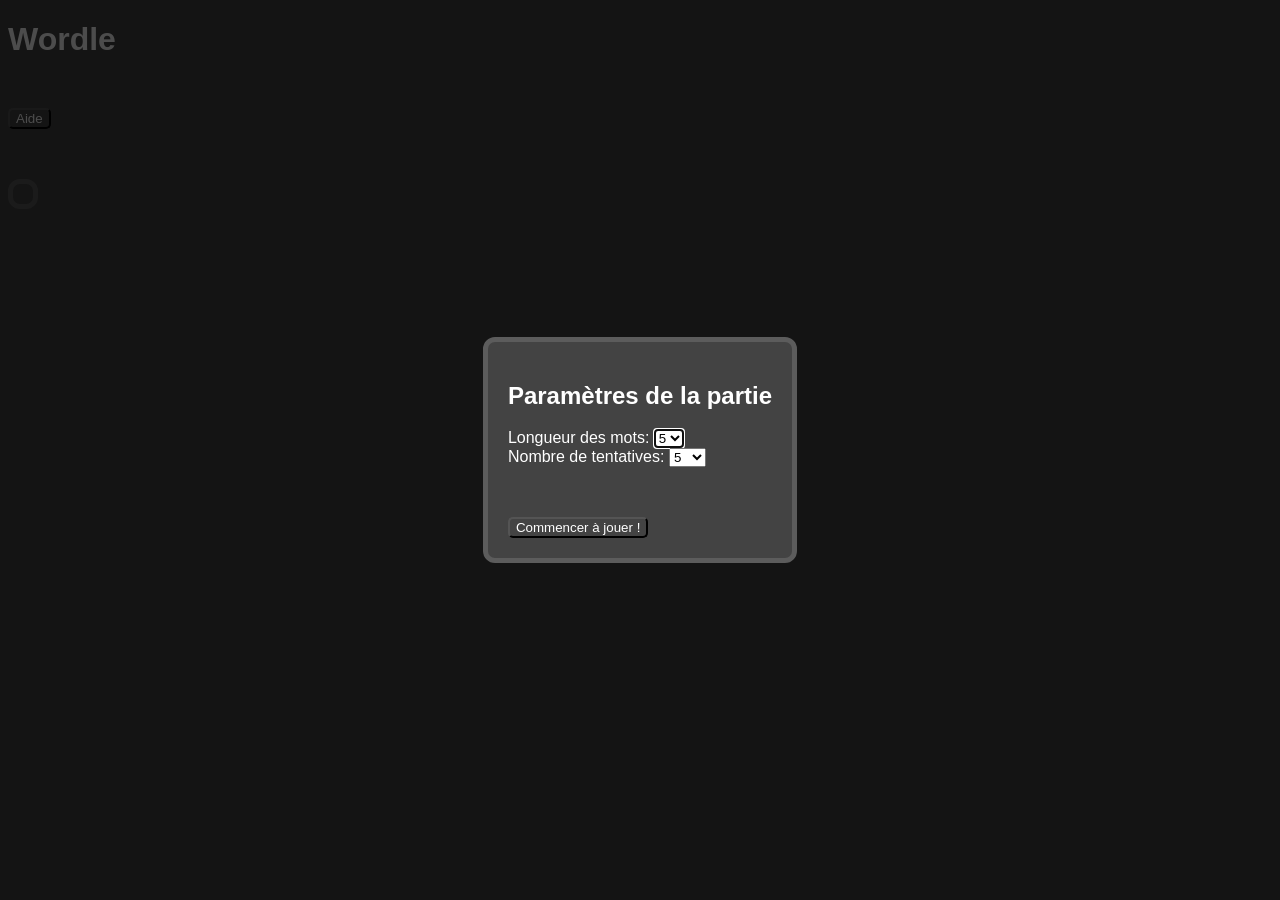
<file: index.html>
<!DOCTYPE html>
<html lang="en">

<head>
    <meta charset="UTF-8">
    <meta name="viewport" content="width=device-width, initial-scale=1.0">
    <title>Wordle</title>
    <script src="js/wordle.js" defer></script>
    <script src="js/lexicon.js"></script>
    <link rel="stylesheet" href="style/wordle.css">
</head>

<body>
    <header>
        <h1>Wordle</h1>
        
        <div id="explication" class="hidden">
            <h2>But du jeu</h2>
            Déterminer un mot de cinq lettres.
            Le joueur donne une mot et confirme avec ENTER. Si le mot se trouve dans le dictionnaire, le mot est accepté
            et indique quelles lettres sont corrects:
            <ul>
                <li>celles correctement placées sont en vert;</li>
                <li>celles présentes mais mal placées sont en orange;</li>
                <li>les autres ne sont pas modifiées.</li>
            </ul>
        </div>
        <button id="show">Aide</button>

    </header>
    <main>

        <dialog id="setup-popup">
            <form id="setup-form">
                <h2>Paramètres de la partie</h2>

                <div>
                    Longueur des mots:
                    <select name="lignes" id="selector_length">
                        <option value="5" selected>5</option>
                        <option value="6">6</option>
                        <option value="7">7</option>
                        <option value="8">8</option>
                    </select>
                </div>

                <div>
                    Nombre de tentatives:
                    <select name="lignes" id="selector_tries">
                        <option value="3">3</option>
                        <option value="4">4</option>
                        <option value="5" selected>5</option>
                        <option value="6">6</option>
                        <option value="7">7</option>
                        <option value="8">8</option>
                        <option value="9">9</option>
                        <option value="10">10</option>
                    </select>
                </div>

                <button type="submit" id="GO">Commencer à jouer !</button>
            </form>
        </dialog>
        <div>




            <!-- <button id="GO">GO</button> -->
        </div>

        <section id="game">

        </section>
        <section id="clavier">
            
        </section>
        <p id="message"></p>
        <button id="restart" class="hidden">Relancer</button>
    </main>
</body>

</html>
</file>
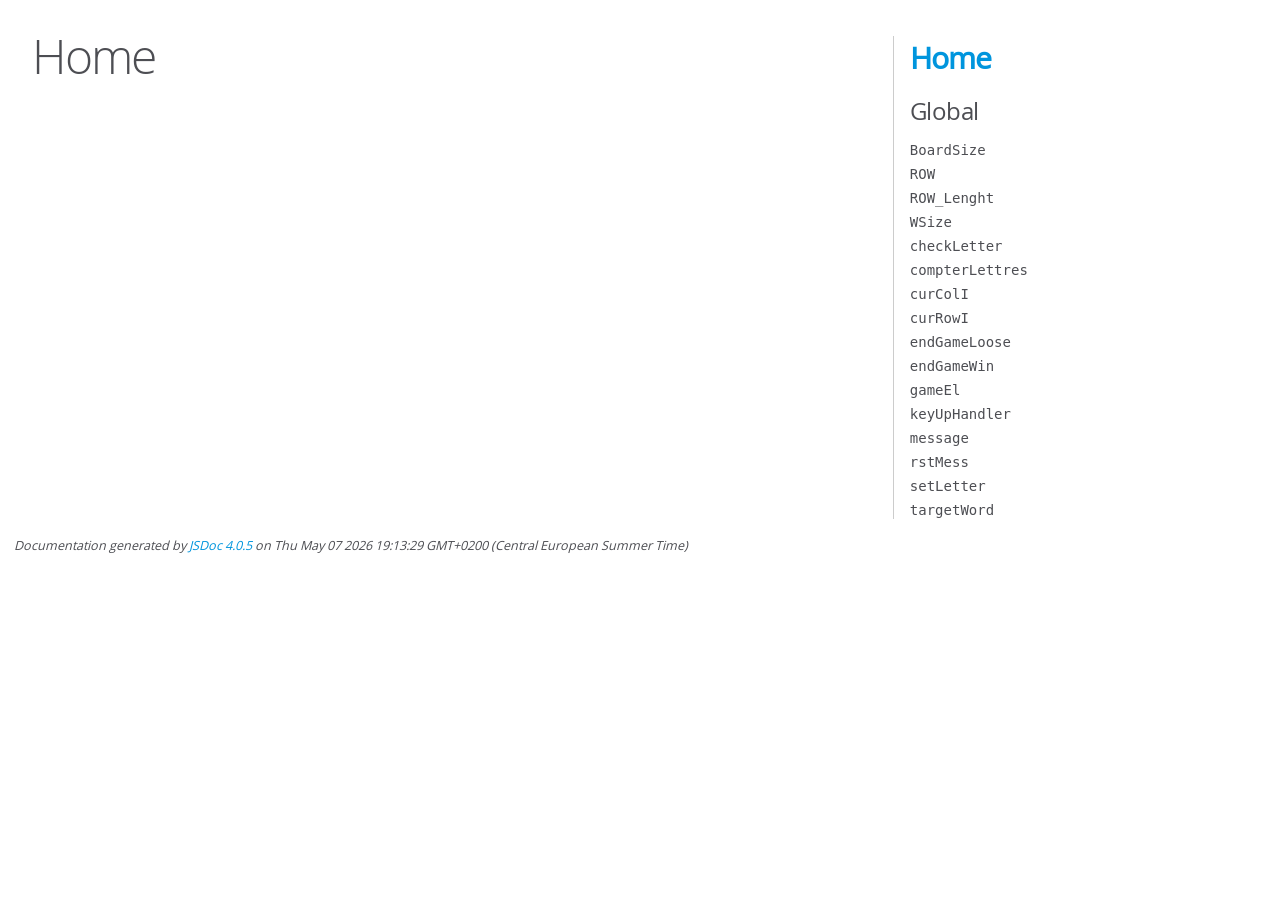
<file: js/out/index.html>
<!DOCTYPE html>
<html lang="en">
<head>
    <meta charset="utf-8">
    <title>JSDoc: Home</title>

    <script src="scripts/prettify/prettify.js"> </script>
    <script src="scripts/prettify/lang-css.js"> </script>
    <!--[if lt IE 9]>
      <script src="//html5shiv.googlecode.com/svn/trunk/html5.js"></script>
    <![endif]-->
    <link type="text/css" rel="stylesheet" href="styles/prettify-tomorrow.css">
    <link type="text/css" rel="stylesheet" href="styles/jsdoc-default.css">
</head>

<body>

<div id="main">

    <h1 class="page-title">Home</h1>

    



    


    <h3> </h3>










    









</div>

<nav>
    <h2><a href="index.html">Home</a></h2><h3>Global</h3><ul><li><a href="global.html#BoardSize">BoardSize</a></li><li><a href="global.html#ROW">ROW</a></li><li><a href="global.html#ROW_Lenght">ROW_Lenght</a></li><li><a href="global.html#WSize">WSize</a></li><li><a href="global.html#checkLetter">checkLetter</a></li><li><a href="global.html#compterLettres">compterLettres</a></li><li><a href="global.html#curColI">curColI</a></li><li><a href="global.html#curRowI">curRowI</a></li><li><a href="global.html#endGameLoose">endGameLoose</a></li><li><a href="global.html#endGameWin">endGameWin</a></li><li><a href="global.html#gameEl">gameEl</a></li><li><a href="global.html#keyUpHandler">keyUpHandler</a></li><li><a href="global.html#message">message</a></li><li><a href="global.html#rstMess">rstMess</a></li><li><a href="global.html#setLetter">setLetter</a></li><li><a href="global.html#targetWord">targetWord</a></li></ul>
</nav>

<br class="clear">

<footer>
    Documentation generated by <a href="https://github.com/jsdoc/jsdoc">JSDoc 4.0.5</a> on Thu May 07 2026 19:13:29 GMT+0200 (Central European Summer Time)
</footer>

<script> prettyPrint(); </script>
<script src="scripts/linenumber.js"> </script>
</body>
</html>
</file>
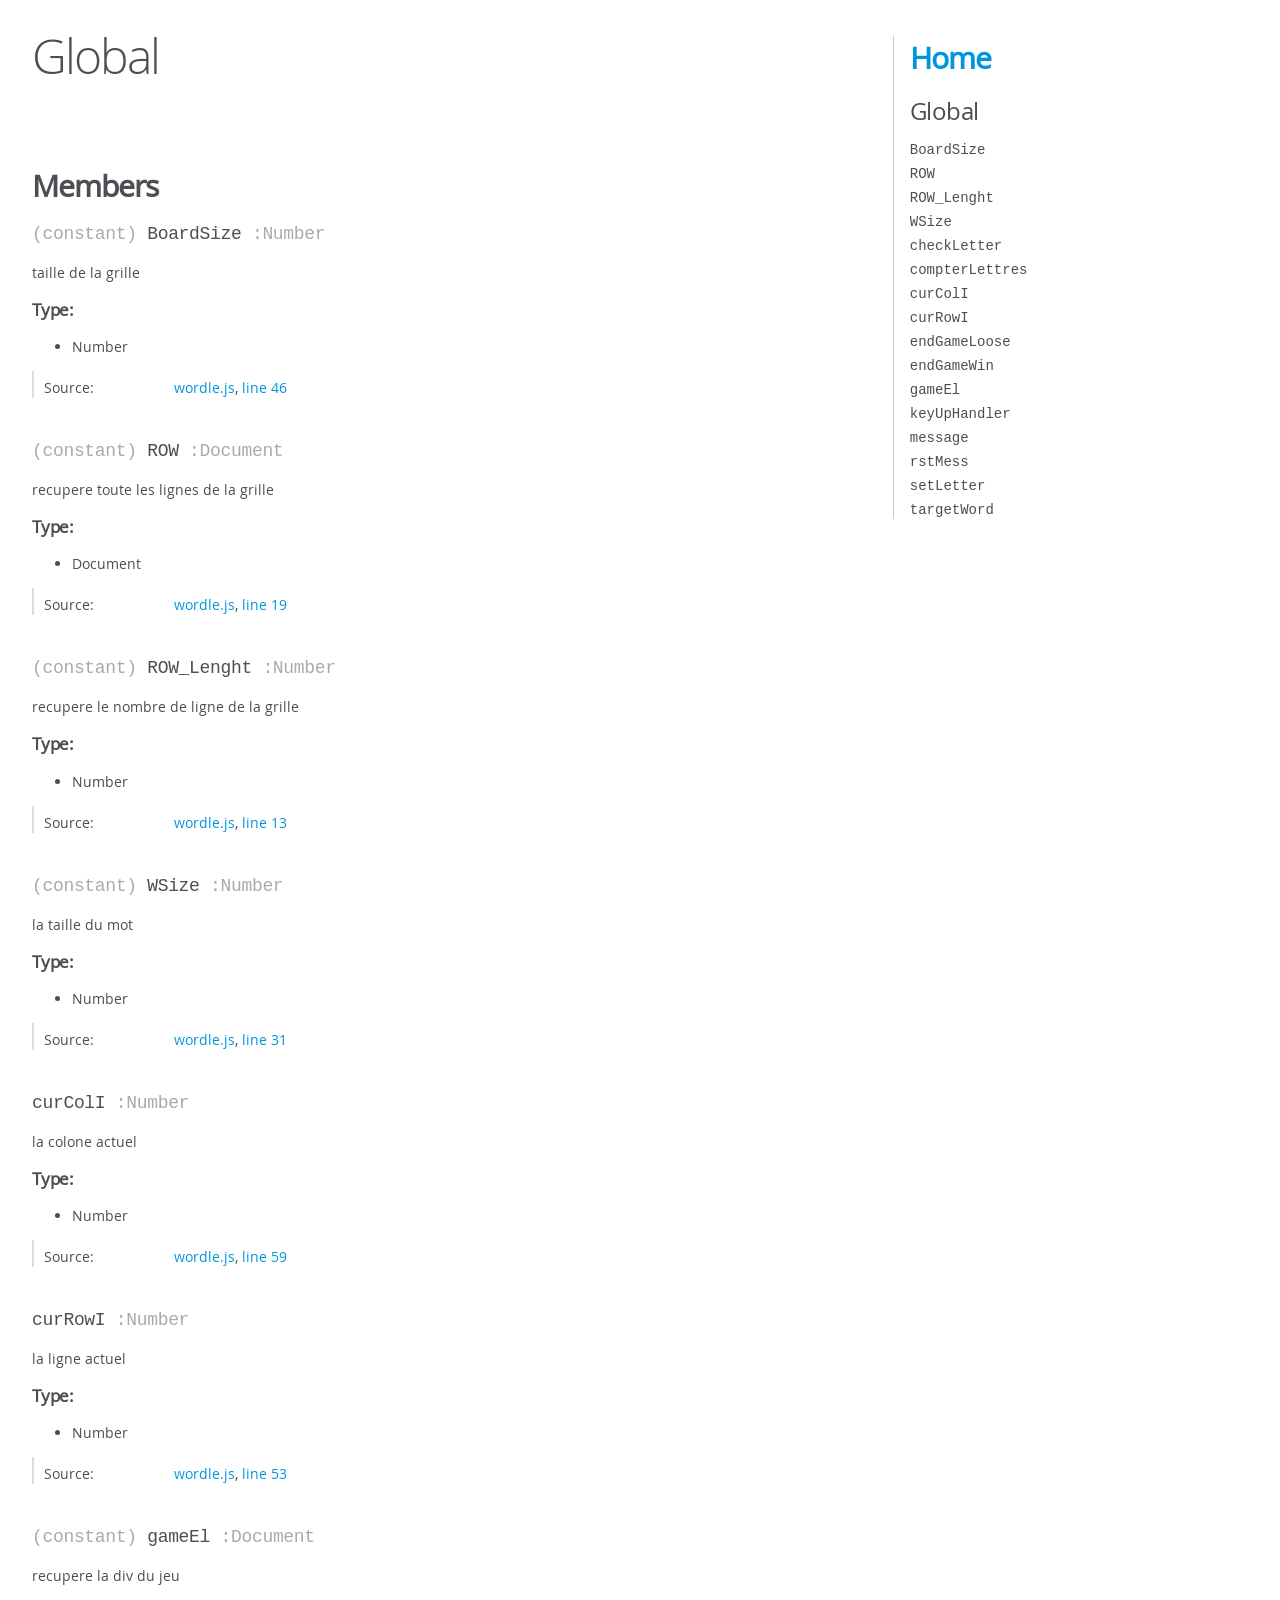
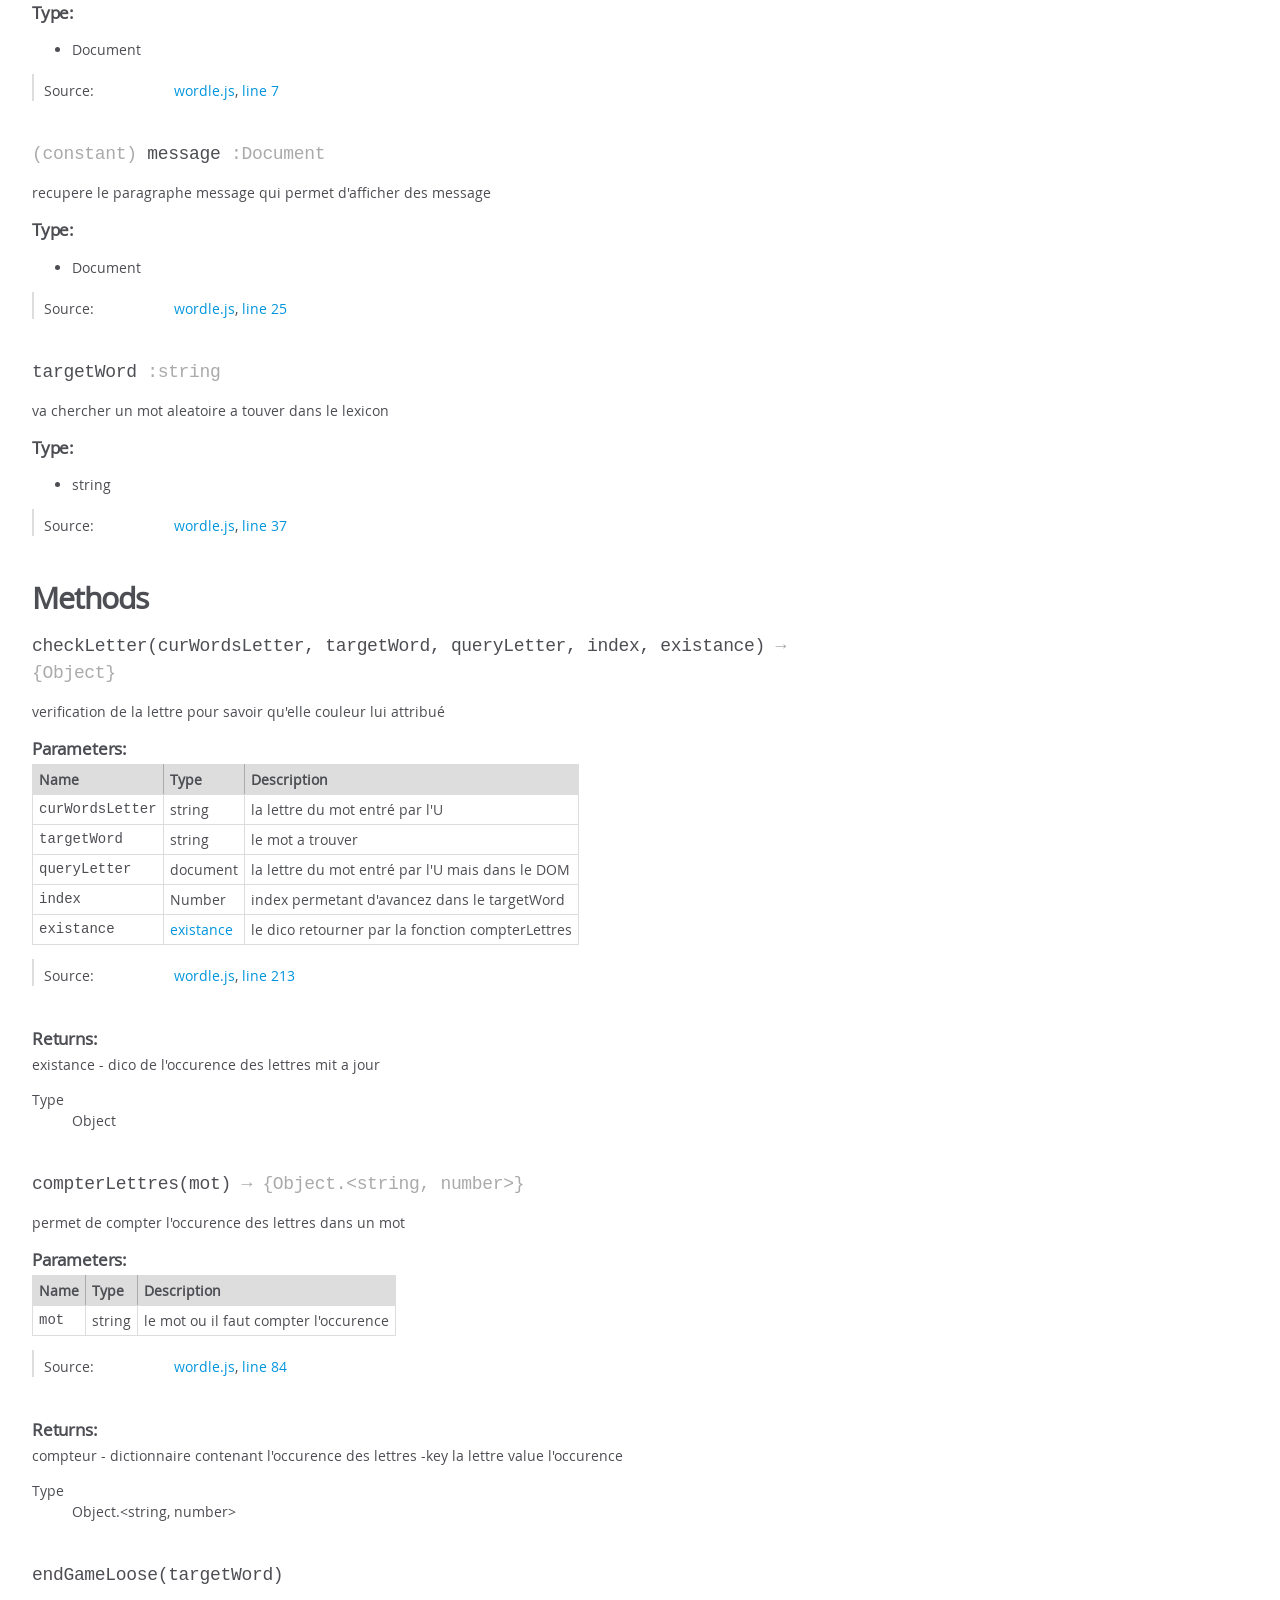
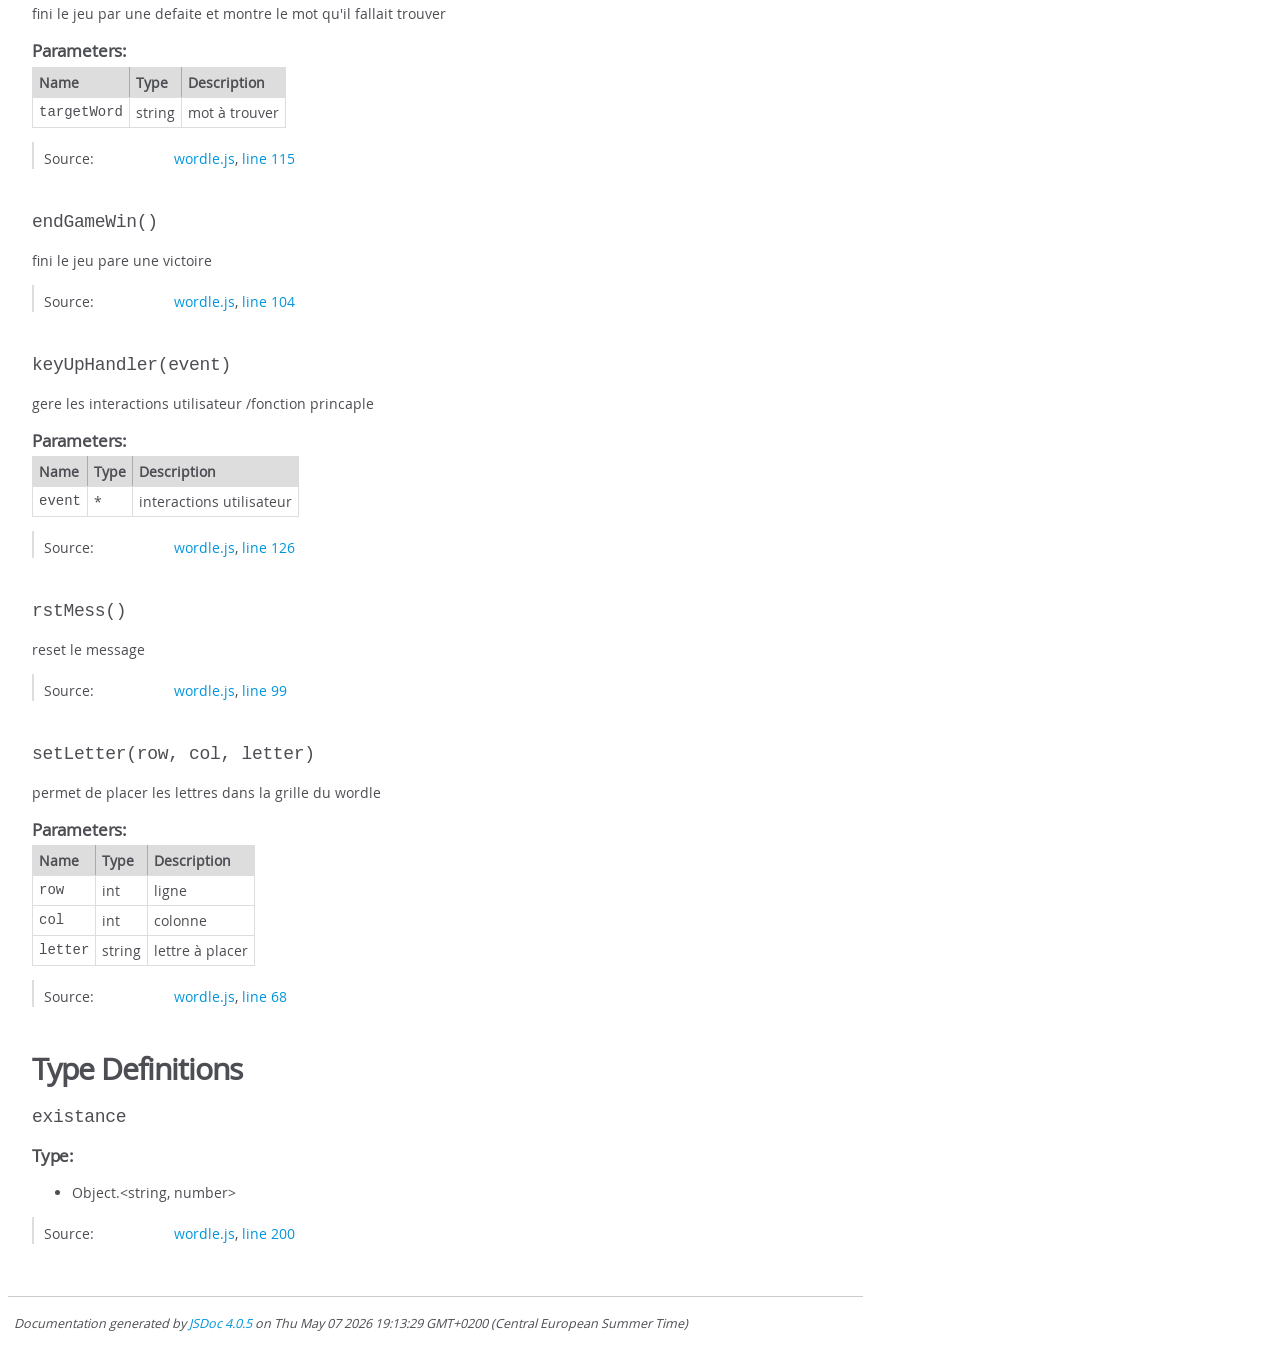
<file: js/out/global.html>
<!DOCTYPE html>
<html lang="en">
<head>
    <meta charset="utf-8">
    <title>JSDoc: Global</title>

    <script src="scripts/prettify/prettify.js"> </script>
    <script src="scripts/prettify/lang-css.js"> </script>
    <!--[if lt IE 9]>
      <script src="//html5shiv.googlecode.com/svn/trunk/html5.js"></script>
    <![endif]-->
    <link type="text/css" rel="stylesheet" href="styles/prettify-tomorrow.css">
    <link type="text/css" rel="stylesheet" href="styles/jsdoc-default.css">
</head>

<body>

<div id="main">

    <h1 class="page-title">Global</h1>

    




<section>

<header>
    
        <h2></h2>
        
    
</header>

<article>
    <div class="container-overview">
    
        

        


<dl class="details">

    

    

    

    

    

    

    

    

    

    

    

    

    

    

    

    
</dl>


        
    
    </div>

    

    

    

    

    

    

    
        <h3 class="subsection-title">Members</h3>

        
            
<h4 class="name" id="BoardSize"><span class="type-signature">(constant) </span>BoardSize<span class="type-signature"> :Number</span></h4>




<div class="description">
    taille de la grille
</div>



    <h5>Type:</h5>
    <ul>
        <li>
            
<span class="param-type">Number</span>


        </li>
    </ul>





<dl class="details">

    

    

    

    

    

    

    

    

    

    

    

    

    
    <dt class="tag-source">Source:</dt>
    <dd class="tag-source"><ul class="dummy"><li>
        <a href="wordle.js.html">wordle.js</a>, <a href="wordle.js.html#line46">line 46</a>
    </li></ul></dd>
    

    

    

    
</dl>






        
            
<h4 class="name" id="ROW"><span class="type-signature">(constant) </span>ROW<span class="type-signature"> :Document</span></h4>




<div class="description">
    recupere toute les lignes de la grille
</div>



    <h5>Type:</h5>
    <ul>
        <li>
            
<span class="param-type">Document</span>


        </li>
    </ul>





<dl class="details">

    

    

    

    

    

    

    

    

    

    

    

    

    
    <dt class="tag-source">Source:</dt>
    <dd class="tag-source"><ul class="dummy"><li>
        <a href="wordle.js.html">wordle.js</a>, <a href="wordle.js.html#line19">line 19</a>
    </li></ul></dd>
    

    

    

    
</dl>






        
            
<h4 class="name" id="ROW_Lenght"><span class="type-signature">(constant) </span>ROW_Lenght<span class="type-signature"> :Number</span></h4>




<div class="description">
    recupere le nombre de ligne de la grille
</div>



    <h5>Type:</h5>
    <ul>
        <li>
            
<span class="param-type">Number</span>


        </li>
    </ul>





<dl class="details">

    

    

    

    

    

    

    

    

    

    

    

    

    
    <dt class="tag-source">Source:</dt>
    <dd class="tag-source"><ul class="dummy"><li>
        <a href="wordle.js.html">wordle.js</a>, <a href="wordle.js.html#line13">line 13</a>
    </li></ul></dd>
    

    

    

    
</dl>






        
            
<h4 class="name" id="WSize"><span class="type-signature">(constant) </span>WSize<span class="type-signature"> :Number</span></h4>




<div class="description">
    la taille du mot
</div>



    <h5>Type:</h5>
    <ul>
        <li>
            
<span class="param-type">Number</span>


        </li>
    </ul>





<dl class="details">

    

    

    

    

    

    

    

    

    

    

    

    

    
    <dt class="tag-source">Source:</dt>
    <dd class="tag-source"><ul class="dummy"><li>
        <a href="wordle.js.html">wordle.js</a>, <a href="wordle.js.html#line31">line 31</a>
    </li></ul></dd>
    

    

    

    
</dl>






        
            
<h4 class="name" id="curColI"><span class="type-signature"></span>curColI<span class="type-signature"> :Number</span></h4>




<div class="description">
    la colone actuel
</div>



    <h5>Type:</h5>
    <ul>
        <li>
            
<span class="param-type">Number</span>


        </li>
    </ul>





<dl class="details">

    

    

    

    

    

    

    

    

    

    

    

    

    
    <dt class="tag-source">Source:</dt>
    <dd class="tag-source"><ul class="dummy"><li>
        <a href="wordle.js.html">wordle.js</a>, <a href="wordle.js.html#line59">line 59</a>
    </li></ul></dd>
    

    

    

    
</dl>






        
            
<h4 class="name" id="curRowI"><span class="type-signature"></span>curRowI<span class="type-signature"> :Number</span></h4>




<div class="description">
    la ligne actuel
</div>



    <h5>Type:</h5>
    <ul>
        <li>
            
<span class="param-type">Number</span>


        </li>
    </ul>





<dl class="details">

    

    

    

    

    

    

    

    

    

    

    

    

    
    <dt class="tag-source">Source:</dt>
    <dd class="tag-source"><ul class="dummy"><li>
        <a href="wordle.js.html">wordle.js</a>, <a href="wordle.js.html#line53">line 53</a>
    </li></ul></dd>
    

    

    

    
</dl>






        
            
<h4 class="name" id="gameEl"><span class="type-signature">(constant) </span>gameEl<span class="type-signature"> :Document</span></h4>




<div class="description">
    recupere la div du jeu
</div>



    <h5>Type:</h5>
    <ul>
        <li>
            
<span class="param-type">Document</span>


        </li>
    </ul>





<dl class="details">

    

    

    

    

    

    

    

    

    

    

    

    

    
    <dt class="tag-source">Source:</dt>
    <dd class="tag-source"><ul class="dummy"><li>
        <a href="wordle.js.html">wordle.js</a>, <a href="wordle.js.html#line7">line 7</a>
    </li></ul></dd>
    

    

    

    
</dl>






        
            
<h4 class="name" id="message"><span class="type-signature">(constant) </span>message<span class="type-signature"> :Document</span></h4>




<div class="description">
    recupere le paragraphe message qui permet d'afficher des message
</div>



    <h5>Type:</h5>
    <ul>
        <li>
            
<span class="param-type">Document</span>


        </li>
    </ul>





<dl class="details">

    

    

    

    

    

    

    

    

    

    

    

    

    
    <dt class="tag-source">Source:</dt>
    <dd class="tag-source"><ul class="dummy"><li>
        <a href="wordle.js.html">wordle.js</a>, <a href="wordle.js.html#line25">line 25</a>
    </li></ul></dd>
    

    

    

    
</dl>






        
            
<h4 class="name" id="targetWord"><span class="type-signature"></span>targetWord<span class="type-signature"> :string</span></h4>




<div class="description">
    va chercher un mot aleatoire a touver dans le lexicon
</div>



    <h5>Type:</h5>
    <ul>
        <li>
            
<span class="param-type">string</span>


        </li>
    </ul>





<dl class="details">

    

    

    

    

    

    

    

    

    

    

    

    

    
    <dt class="tag-source">Source:</dt>
    <dd class="tag-source"><ul class="dummy"><li>
        <a href="wordle.js.html">wordle.js</a>, <a href="wordle.js.html#line37">line 37</a>
    </li></ul></dd>
    

    

    

    
</dl>






        
    

    
        <h3 class="subsection-title">Methods</h3>

        
            

    

    
    <h4 class="name" id="checkLetter"><span class="type-signature"></span>checkLetter<span class="signature">(curWordsLetter, targetWord, queryLetter, index, existance)</span><span class="type-signature"> &rarr; {Object}</span></h4>
    

    



<div class="description">
    verification de la lettre pour savoir qu'elle couleur lui attribué
</div>









    <h5>Parameters:</h5>
    

<table class="params">
    <thead>
    <tr>
        
        <th>Name</th>
        

        <th>Type</th>

        

        

        <th class="last">Description</th>
    </tr>
    </thead>

    <tbody>
    

        <tr>
            
                <td class="name"><code>curWordsLetter</code></td>
            

            <td class="type">
            
                
<span class="param-type">string</span>


            
            </td>

            

            

            <td class="description last">la lettre du mot entré par l'U</td>
        </tr>

    

        <tr>
            
                <td class="name"><code>targetWord</code></td>
            

            <td class="type">
            
                
<span class="param-type">string</span>


            
            </td>

            

            

            <td class="description last">le mot a trouver</td>
        </tr>

    

        <tr>
            
                <td class="name"><code>queryLetter</code></td>
            

            <td class="type">
            
                
<span class="param-type">document</span>


            
            </td>

            

            

            <td class="description last">la lettre du mot entré par l'U mais dans le DOM</td>
        </tr>

    

        <tr>
            
                <td class="name"><code>index</code></td>
            

            <td class="type">
            
                
<span class="param-type">Number</span>


            
            </td>

            

            

            <td class="description last">index permetant d'avancez dans le targetWord</td>
        </tr>

    

        <tr>
            
                <td class="name"><code>existance</code></td>
            

            <td class="type">
            
                
<span class="param-type"><a href="global.html#existance">existance</a></span>


            
            </td>

            

            

            <td class="description last">le dico retourner par la fonction compterLettres</td>
        </tr>

    
    </tbody>
</table>






<dl class="details">

    

    

    

    

    

    

    

    

    

    

    

    

    
    <dt class="tag-source">Source:</dt>
    <dd class="tag-source"><ul class="dummy"><li>
        <a href="wordle.js.html">wordle.js</a>, <a href="wordle.js.html#line213">line 213</a>
    </li></ul></dd>
    

    

    

    
</dl>















<h5>Returns:</h5>

        
<div class="param-desc">
    existance - dico de l'occurence des lettres mit a jour
</div>



<dl>
    <dt>
        Type
    </dt>
    <dd>
        
<span class="param-type">Object</span>


    </dd>
</dl>

    





        
            

    

    
    <h4 class="name" id="compterLettres"><span class="type-signature"></span>compterLettres<span class="signature">(mot)</span><span class="type-signature"> &rarr; {Object.&lt;string, number>}</span></h4>
    

    



<div class="description">
    permet de compter l'occurence des lettres dans un mot
</div>









    <h5>Parameters:</h5>
    

<table class="params">
    <thead>
    <tr>
        
        <th>Name</th>
        

        <th>Type</th>

        

        

        <th class="last">Description</th>
    </tr>
    </thead>

    <tbody>
    

        <tr>
            
                <td class="name"><code>mot</code></td>
            

            <td class="type">
            
                
<span class="param-type">string</span>


            
            </td>

            

            

            <td class="description last">le mot ou il faut compter l'occurence</td>
        </tr>

    
    </tbody>
</table>






<dl class="details">

    

    

    

    

    

    

    

    

    

    

    

    

    
    <dt class="tag-source">Source:</dt>
    <dd class="tag-source"><ul class="dummy"><li>
        <a href="wordle.js.html">wordle.js</a>, <a href="wordle.js.html#line84">line 84</a>
    </li></ul></dd>
    

    

    

    
</dl>















<h5>Returns:</h5>

        
<div class="param-desc">
    compteur - dictionnaire contenant l'occurence des lettres -key la lettre value l'occurence
</div>



<dl>
    <dt>
        Type
    </dt>
    <dd>
        
<span class="param-type">Object.&lt;string, number></span>


    </dd>
</dl>

    





        
            

    

    
    <h4 class="name" id="endGameLoose"><span class="type-signature"></span>endGameLoose<span class="signature">(targetWord)</span><span class="type-signature"></span></h4>
    

    



<div class="description">
    fini le jeu par une defaite et montre le mot qu'il fallait trouver
</div>









    <h5>Parameters:</h5>
    

<table class="params">
    <thead>
    <tr>
        
        <th>Name</th>
        

        <th>Type</th>

        

        

        <th class="last">Description</th>
    </tr>
    </thead>

    <tbody>
    

        <tr>
            
                <td class="name"><code>targetWord</code></td>
            

            <td class="type">
            
                
<span class="param-type">string</span>


            
            </td>

            

            

            <td class="description last">mot à trouver</td>
        </tr>

    
    </tbody>
</table>






<dl class="details">

    

    

    

    

    

    

    

    

    

    

    

    

    
    <dt class="tag-source">Source:</dt>
    <dd class="tag-source"><ul class="dummy"><li>
        <a href="wordle.js.html">wordle.js</a>, <a href="wordle.js.html#line115">line 115</a>
    </li></ul></dd>
    

    

    

    
</dl>




















        
            

    

    
    <h4 class="name" id="endGameWin"><span class="type-signature"></span>endGameWin<span class="signature">()</span><span class="type-signature"></span></h4>
    

    



<div class="description">
    fini le jeu pare une victoire
</div>













<dl class="details">

    

    

    

    

    

    

    

    

    

    

    

    

    
    <dt class="tag-source">Source:</dt>
    <dd class="tag-source"><ul class="dummy"><li>
        <a href="wordle.js.html">wordle.js</a>, <a href="wordle.js.html#line104">line 104</a>
    </li></ul></dd>
    

    

    

    
</dl>




















        
            

    

    
    <h4 class="name" id="keyUpHandler"><span class="type-signature"></span>keyUpHandler<span class="signature">(event)</span><span class="type-signature"></span></h4>
    

    



<div class="description">
    gere les interactions utilisateur /fonction princaple
</div>









    <h5>Parameters:</h5>
    

<table class="params">
    <thead>
    <tr>
        
        <th>Name</th>
        

        <th>Type</th>

        

        

        <th class="last">Description</th>
    </tr>
    </thead>

    <tbody>
    

        <tr>
            
                <td class="name"><code>event</code></td>
            

            <td class="type">
            
                
<span class="param-type">*</span>


            
            </td>

            

            

            <td class="description last">interactions utilisateur</td>
        </tr>

    
    </tbody>
</table>






<dl class="details">

    

    

    

    

    

    

    

    

    

    

    

    

    
    <dt class="tag-source">Source:</dt>
    <dd class="tag-source"><ul class="dummy"><li>
        <a href="wordle.js.html">wordle.js</a>, <a href="wordle.js.html#line126">line 126</a>
    </li></ul></dd>
    

    

    

    
</dl>




















        
            

    

    
    <h4 class="name" id="rstMess"><span class="type-signature"></span>rstMess<span class="signature">()</span><span class="type-signature"></span></h4>
    

    



<div class="description">
    reset le message
</div>













<dl class="details">

    

    

    

    

    

    

    

    

    

    

    

    

    
    <dt class="tag-source">Source:</dt>
    <dd class="tag-source"><ul class="dummy"><li>
        <a href="wordle.js.html">wordle.js</a>, <a href="wordle.js.html#line99">line 99</a>
    </li></ul></dd>
    

    

    

    
</dl>




















        
            

    

    
    <h4 class="name" id="setLetter"><span class="type-signature"></span>setLetter<span class="signature">(row, col, letter)</span><span class="type-signature"></span></h4>
    

    



<div class="description">
    permet de placer les lettres dans la grille du wordle
</div>









    <h5>Parameters:</h5>
    

<table class="params">
    <thead>
    <tr>
        
        <th>Name</th>
        

        <th>Type</th>

        

        

        <th class="last">Description</th>
    </tr>
    </thead>

    <tbody>
    

        <tr>
            
                <td class="name"><code>row</code></td>
            

            <td class="type">
            
                
<span class="param-type">int</span>


            
            </td>

            

            

            <td class="description last">ligne</td>
        </tr>

    

        <tr>
            
                <td class="name"><code>col</code></td>
            

            <td class="type">
            
                
<span class="param-type">int</span>


            
            </td>

            

            

            <td class="description last">colonne</td>
        </tr>

    

        <tr>
            
                <td class="name"><code>letter</code></td>
            

            <td class="type">
            
                
<span class="param-type">string</span>


            
            </td>

            

            

            <td class="description last">lettre à placer</td>
        </tr>

    
    </tbody>
</table>






<dl class="details">

    

    

    

    

    

    

    

    

    

    

    

    

    
    <dt class="tag-source">Source:</dt>
    <dd class="tag-source"><ul class="dummy"><li>
        <a href="wordle.js.html">wordle.js</a>, <a href="wordle.js.html#line68">line 68</a>
    </li></ul></dd>
    

    

    

    
</dl>




















        
    

    
        <h3 class="subsection-title">Type Definitions</h3>

        
                
<h4 class="name" id="existance">existance</h4>






    <h5>Type:</h5>
    <ul>
        <li>
            
<span class="param-type">Object.&lt;string, number></span>


        </li>
    </ul>





<dl class="details">

    

    

    

    

    

    

    

    

    

    

    

    

    
    <dt class="tag-source">Source:</dt>
    <dd class="tag-source"><ul class="dummy"><li>
        <a href="wordle.js.html">wordle.js</a>, <a href="wordle.js.html#line200">line 200</a>
    </li></ul></dd>
    

    

    

    
</dl>






            
    

    
</article>

</section>




</div>

<nav>
    <h2><a href="index.html">Home</a></h2><h3>Global</h3><ul><li><a href="global.html#BoardSize">BoardSize</a></li><li><a href="global.html#ROW">ROW</a></li><li><a href="global.html#ROW_Lenght">ROW_Lenght</a></li><li><a href="global.html#WSize">WSize</a></li><li><a href="global.html#checkLetter">checkLetter</a></li><li><a href="global.html#compterLettres">compterLettres</a></li><li><a href="global.html#curColI">curColI</a></li><li><a href="global.html#curRowI">curRowI</a></li><li><a href="global.html#endGameLoose">endGameLoose</a></li><li><a href="global.html#endGameWin">endGameWin</a></li><li><a href="global.html#gameEl">gameEl</a></li><li><a href="global.html#keyUpHandler">keyUpHandler</a></li><li><a href="global.html#message">message</a></li><li><a href="global.html#rstMess">rstMess</a></li><li><a href="global.html#setLetter">setLetter</a></li><li><a href="global.html#targetWord">targetWord</a></li></ul>
</nav>

<br class="clear">

<footer>
    Documentation generated by <a href="https://github.com/jsdoc/jsdoc">JSDoc 4.0.5</a> on Thu May 07 2026 19:13:29 GMT+0200 (Central European Summer Time)
</footer>

<script> prettyPrint(); </script>
<script src="scripts/linenumber.js"> </script>
</body>
</html>
</file>
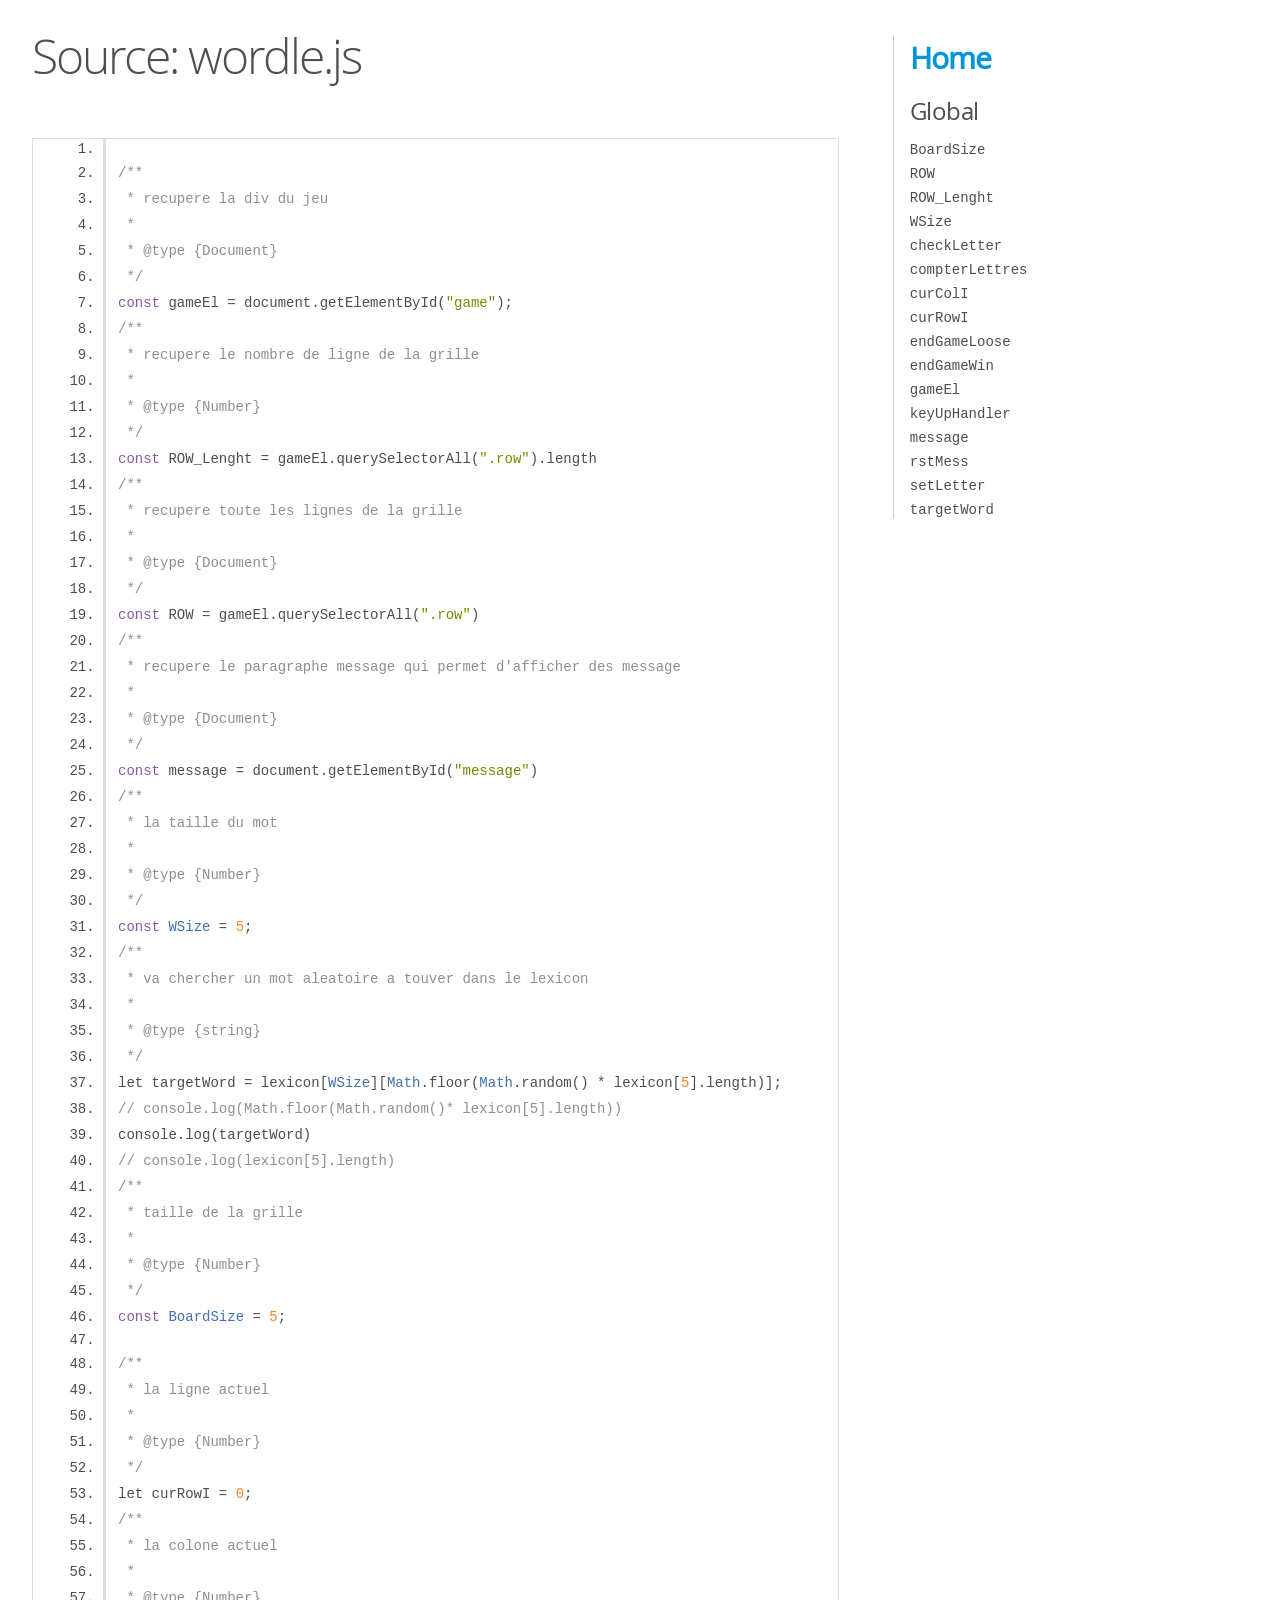
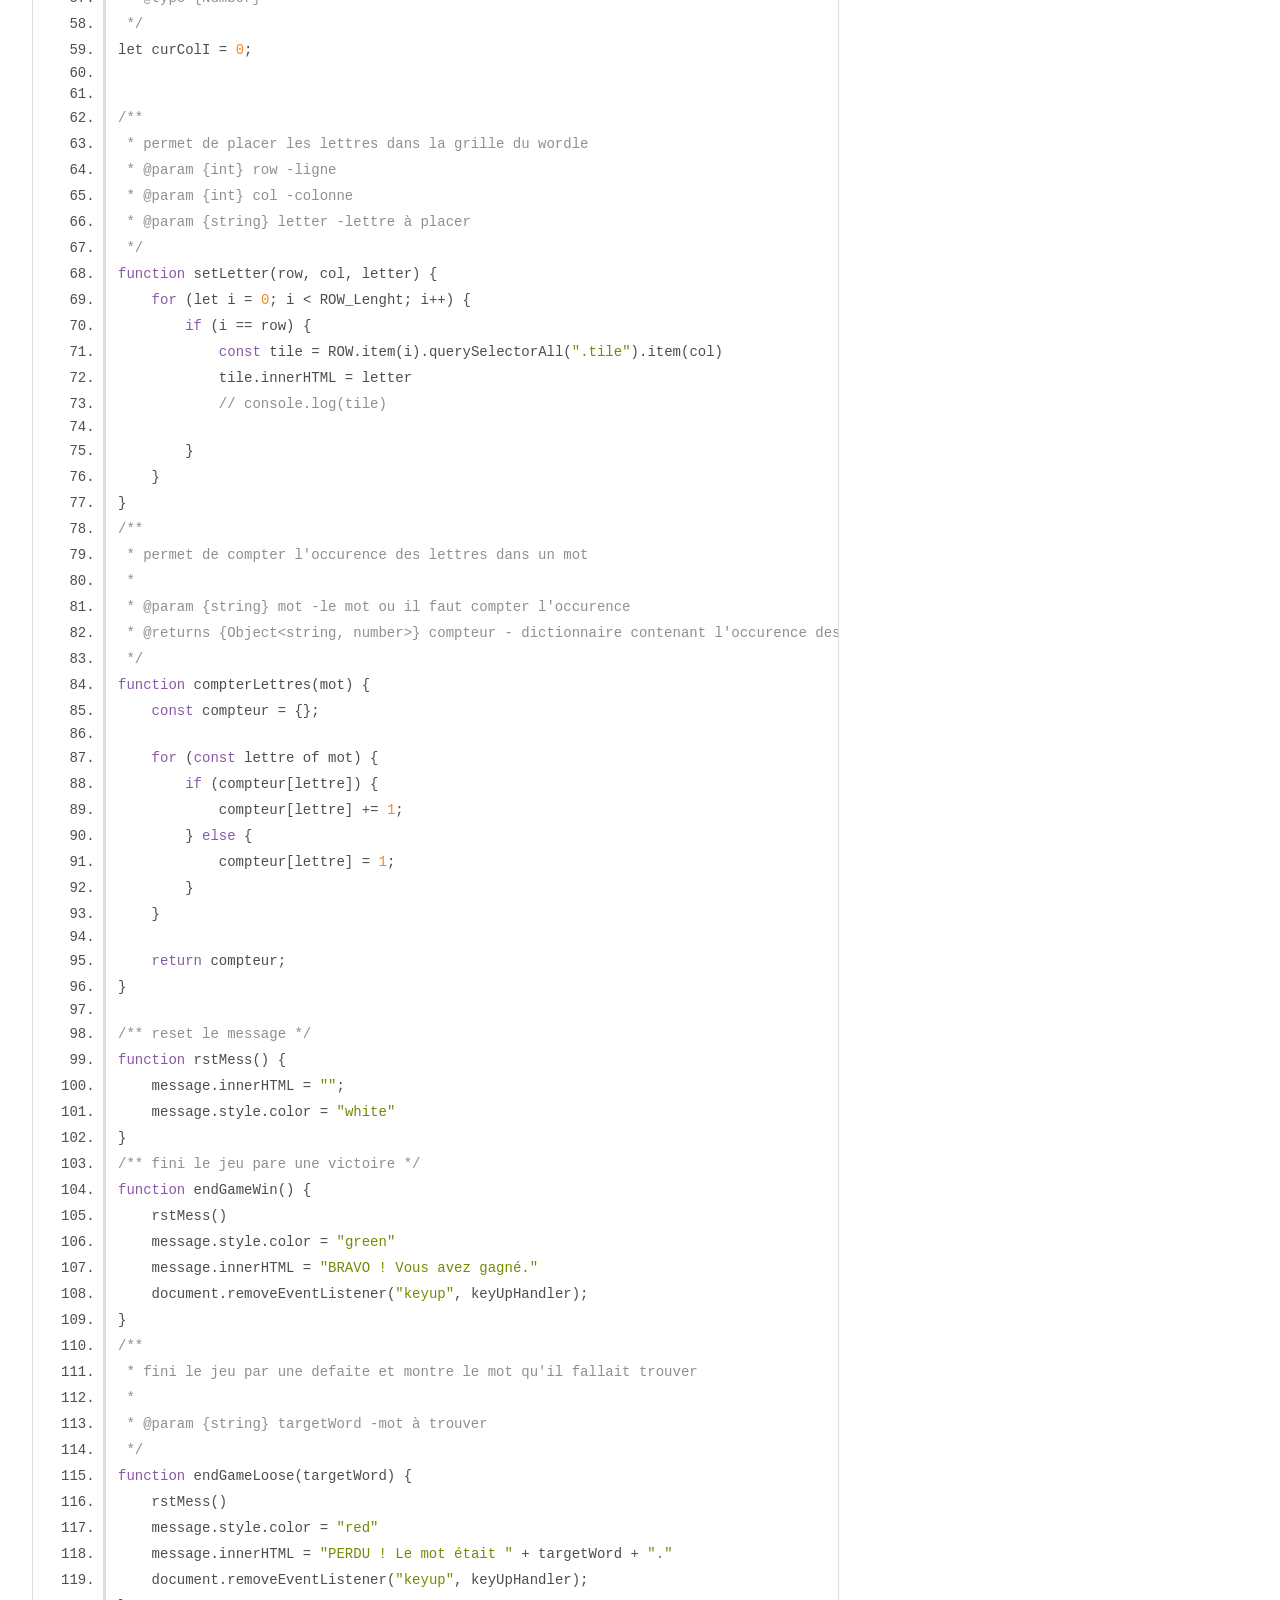
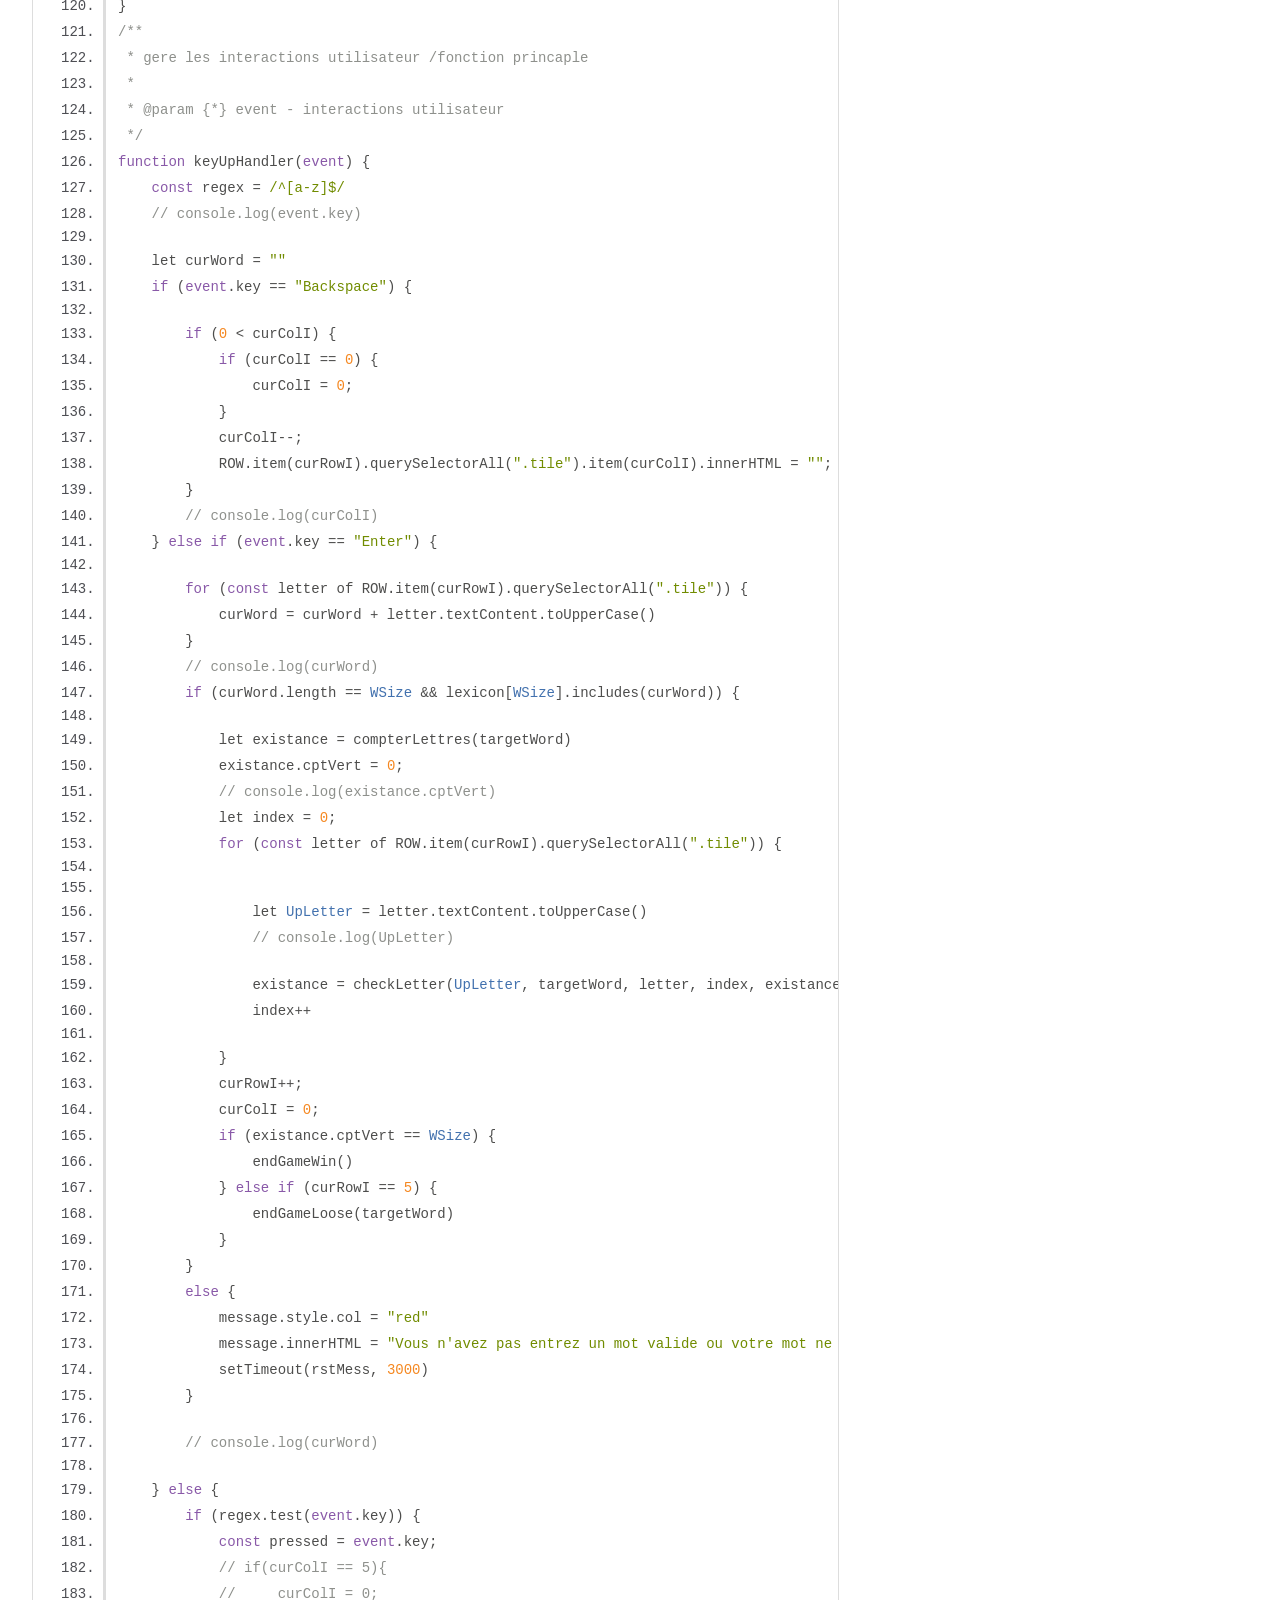
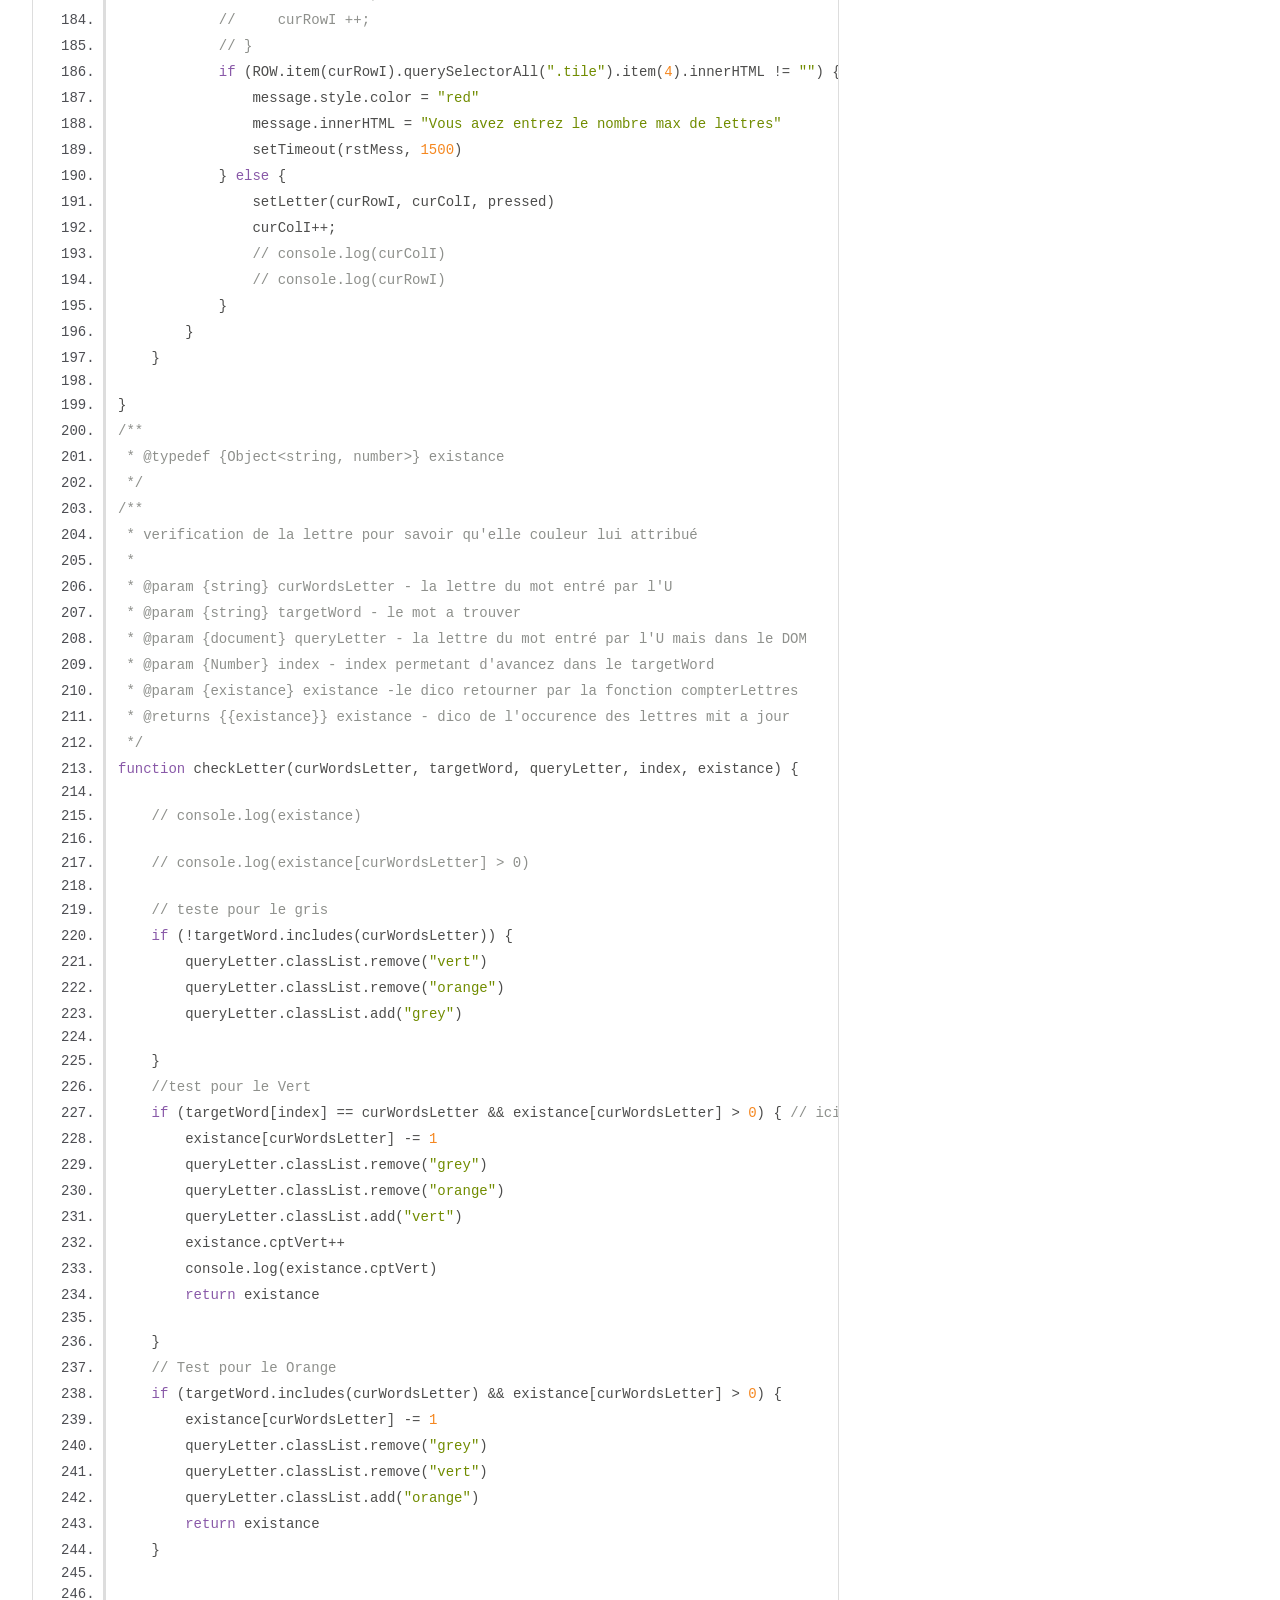
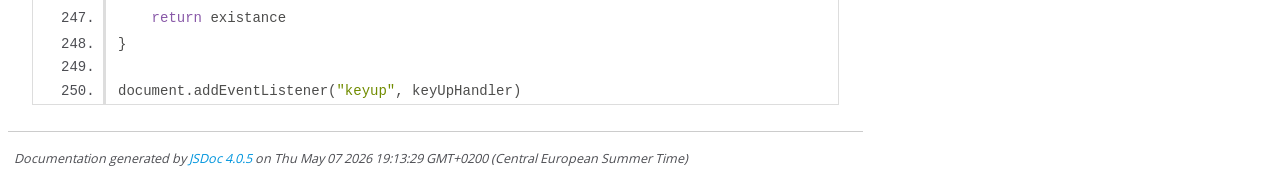
<file: js/out/wordle.js.html>
<!DOCTYPE html>
<html lang="en">
<head>
    <meta charset="utf-8">
    <title>JSDoc: Source: wordle.js</title>

    <script src="scripts/prettify/prettify.js"> </script>
    <script src="scripts/prettify/lang-css.js"> </script>
    <!--[if lt IE 9]>
      <script src="//html5shiv.googlecode.com/svn/trunk/html5.js"></script>
    <![endif]-->
    <link type="text/css" rel="stylesheet" href="styles/prettify-tomorrow.css">
    <link type="text/css" rel="stylesheet" href="styles/jsdoc-default.css">
</head>

<body>

<div id="main">

    <h1 class="page-title">Source: wordle.js</h1>

    



    
    <section>
        <article>
            <pre class="prettyprint source linenums"><code>
/**
 * recupere la div du jeu 
 *
 * @type {Document}
 */
const gameEl = document.getElementById("game");
/**
 * recupere le nombre de ligne de la grille
 *
 * @type {Number}
 */
const ROW_Lenght = gameEl.querySelectorAll(".row").length
/**
 * recupere toute les lignes de la grille
 *
 * @type {Document}
 */
const ROW = gameEl.querySelectorAll(".row")
/**
 * recupere le paragraphe message qui permet d'afficher des message
 *
 * @type {Document}
 */
const message = document.getElementById("message")
/**
 * la taille du mot
 *
 * @type {Number}
 */
const WSize = 5;
/**
 * va chercher un mot aleatoire a touver dans le lexicon
 *
 * @type {string}
 */
let targetWord = lexicon[WSize][Math.floor(Math.random() * lexicon[5].length)];
// console.log(Math.floor(Math.random()* lexicon[5].length))
console.log(targetWord)
// console.log(lexicon[5].length)
/**
 * taille de la grille
 *
 * @type {Number}
 */
const BoardSize = 5;

/**
 * la ligne actuel
 *
 * @type {Number}
 */
let curRowI = 0;
/**
 * la colone actuel
 *
 * @type {Number}
 */
let curColI = 0;


/**
 * permet de placer les lettres dans la grille du wordle
 * @param {int} row -ligne
 * @param {int} col -colonne
 * @param {string} letter -lettre à placer
 */
function setLetter(row, col, letter) {
    for (let i = 0; i &lt; ROW_Lenght; i++) {
        if (i == row) {
            const tile = ROW.item(i).querySelectorAll(".tile").item(col)
            tile.innerHTML = letter
            // console.log(tile)                

        }
    }
}
/**
 * permet de compter l'occurence des lettres dans un mot
 *
 * @param {string} mot -le mot ou il faut compter l'occurence
 * @returns {Object&lt;string, number>} compteur - dictionnaire contenant l'occurence des lettres -key la lettre value l'occurence
 */
function compterLettres(mot) {
    const compteur = {};

    for (const lettre of mot) {
        if (compteur[lettre]) {
            compteur[lettre] += 1;
        } else {
            compteur[lettre] = 1;
        }
    }

    return compteur;
}

/** reset le message */
function rstMess() {
    message.innerHTML = "";
    message.style.color = "white"
}
/** fini le jeu pare une victoire */
function endGameWin() {
    rstMess()
    message.style.color = "green"
    message.innerHTML = "BRAVO ! Vous avez gagné."
    document.removeEventListener("keyup", keyUpHandler);
}
/**
 * fini le jeu par une defaite et montre le mot qu'il fallait trouver
 *
 * @param {string} targetWord -mot à trouver
 */
function endGameLoose(targetWord) {
    rstMess()
    message.style.color = "red"
    message.innerHTML = "PERDU ! Le mot était " + targetWord + "."
    document.removeEventListener("keyup", keyUpHandler);
}
/**
 * gere les interactions utilisateur /fonction princaple
 *
 * @param {*} event - interactions utilisateur
 */
function keyUpHandler(event) {
    const regex = /^[a-z]$/
    // console.log(event.key)

    let curWord = ""
    if (event.key == "Backspace") {

        if (0 &lt; curColI) {
            if (curColI == 0) {
                curColI = 0;
            }
            curColI--;
            ROW.item(curRowI).querySelectorAll(".tile").item(curColI).innerHTML = "";
        }
        // console.log(curColI)
    } else if (event.key == "Enter") {

        for (const letter of ROW.item(curRowI).querySelectorAll(".tile")) {
            curWord = curWord + letter.textContent.toUpperCase()
        }
        // console.log(curWord)        
        if (curWord.length == WSize &amp;&amp; lexicon[WSize].includes(curWord)) {

            let existance = compterLettres(targetWord)
            existance.cptVert = 0;
            // console.log(existance.cptVert)
            let index = 0;
            for (const letter of ROW.item(curRowI).querySelectorAll(".tile")) {


                let UpLetter = letter.textContent.toUpperCase()
                // console.log(UpLetter)

                existance = checkLetter(UpLetter, targetWord, letter, index, existance)
                index++

            }
            curRowI++;
            curColI = 0;
            if (existance.cptVert == WSize) {
                endGameWin()
            } else if (curRowI == 5) {
                endGameLoose(targetWord)
            }
        }
        else {
            message.style.col = "red"
            message.innerHTML = "Vous n'avez pas entrez un mot valide ou votre mot ne contient pas le nombres de lettres nécssaire."
            setTimeout(rstMess, 3000)
        }

        // console.log(curWord)

    } else {
        if (regex.test(event.key)) {
            const pressed = event.key;
            // if(curColI == 5){
            //     curColI = 0;
            //     curRowI ++;
            // }
            if (ROW.item(curRowI).querySelectorAll(".tile").item(4).innerHTML != "") {
                message.style.color = "red"
                message.innerHTML = "Vous avez entrez le nombre max de lettres"
                setTimeout(rstMess, 1500)
            } else {
                setLetter(curRowI, curColI, pressed)
                curColI++;
                // console.log(curColI)
                // console.log(curRowI)
            }
        }
    }

}
/**
 * @typedef {Object&lt;string, number>} existance
 */
/**
 * verification de la lettre pour savoir qu'elle couleur lui attribué
 * 
 * @param {string} curWordsLetter - la lettre du mot entré par l'U
 * @param {string} targetWord - le mot a trouver
 * @param {document} queryLetter - la lettre du mot entré par l'U mais dans le DOM
 * @param {Number} index - index permetant d'avancez dans le targetWord
 * @param {existance} existance -le dico retourner par la fonction compterLettres
 * @returns {{existance}} existance - dico de l'occurence des lettres mit a jour
 */
function checkLetter(curWordsLetter, targetWord, queryLetter, index, existance) {

    // console.log(existance)

    // console.log(existance[curWordsLetter] > 0)

    // teste pour le gris
    if (!targetWord.includes(curWordsLetter)) {
        queryLetter.classList.remove("vert")
        queryLetter.classList.remove("orange")
        queryLetter.classList.add("grey")

    }
    //test pour le Vert
    if (targetWord[index] == curWordsLetter &amp;&amp; existance[curWordsLetter] > 0) { // ici on utilise une index externe pour recup lavancement de la boucle externe pour pas "surboucler" et dcp faire des "colision" vu que checkLetter est deja ds une boucle
        existance[curWordsLetter] -= 1
        queryLetter.classList.remove("grey")
        queryLetter.classList.remove("orange")
        queryLetter.classList.add("vert")
        existance.cptVert++
        console.log(existance.cptVert)
        return existance

    }
    // Test pour le Orange
    if (targetWord.includes(curWordsLetter) &amp;&amp; existance[curWordsLetter] > 0) {
        existance[curWordsLetter] -= 1
        queryLetter.classList.remove("grey")
        queryLetter.classList.remove("vert")
        queryLetter.classList.add("orange")
        return existance
    }


    return existance
}

document.addEventListener("keyup", keyUpHandler)
</code></pre>
        </article>
    </section>




</div>

<nav>
    <h2><a href="index.html">Home</a></h2><h3>Global</h3><ul><li><a href="global.html#BoardSize">BoardSize</a></li><li><a href="global.html#ROW">ROW</a></li><li><a href="global.html#ROW_Lenght">ROW_Lenght</a></li><li><a href="global.html#WSize">WSize</a></li><li><a href="global.html#checkLetter">checkLetter</a></li><li><a href="global.html#compterLettres">compterLettres</a></li><li><a href="global.html#curColI">curColI</a></li><li><a href="global.html#curRowI">curRowI</a></li><li><a href="global.html#endGameLoose">endGameLoose</a></li><li><a href="global.html#endGameWin">endGameWin</a></li><li><a href="global.html#gameEl">gameEl</a></li><li><a href="global.html#keyUpHandler">keyUpHandler</a></li><li><a href="global.html#message">message</a></li><li><a href="global.html#rstMess">rstMess</a></li><li><a href="global.html#setLetter">setLetter</a></li><li><a href="global.html#targetWord">targetWord</a></li></ul>
</nav>

<br class="clear">

<footer>
    Documentation generated by <a href="https://github.com/jsdoc/jsdoc">JSDoc 4.0.5</a> on Thu May 07 2026 19:13:29 GMT+0200 (Central European Summer Time)
</footer>

<script> prettyPrint(); </script>
<script src="scripts/linenumber.js"> </script>
</body>
</html>
</file>
<file: style/wordle.css>
h1{
    justify-self: center;
}

body{
    background-color: rgb(67, 67, 67);
    font-family:Verdana, Geneva, Tahoma, sans-serif;
    color: white;
}

#game {
    display: flex;
    flex-direction: column; /* Empile les lignes (.row) verticalement */
    gap: 5px; 
    align-items: center; /* Centre les lignes au milieu */    
    margin-top: 50px; 
    border: solid;
    border: 5px solid rgb(92, 92, 92);
    padding: 10px;
    border-radius: 12px;
    width: fit-content;
    justify-self: center;
    user-select: none;
}

/* Chaque ligne (qui contient 5 tuiles) */
.row {
    display: flex; /* Aligne les tuiles (.tile) horizontalement */
    gap: 5px; 
}


.tile {
    width: 60px;
    height: 60px;
    border-radius: 10px;
    display: flex;
    justify-content: center;
    align-items: center;
    font-size: 2rem;
    font-weight: bold;
    color: white;
    text-transform: uppercase;
    background-color: grey; 
}
#message{
    justify-self: center;
}

.orange{
    background-color: orange;
}
.vert{
    background-color: green;
}
.grey{
    background-color: grey; 
}

button{
    display: flex;
    justify-self: center;
    margin-top: 50px;
    border-radius: 5px;
    color: white;
    background-color: rgb(67, 67, 67);
    
}
#show{
    justify-self: left;
}
#GO:hover{
    border: rgb(92, 92, 92) 2px solid;
    background-color: darkgrey;
}
.hidden{
    display: none !important;
}

/* ou 
#game.hidden{
    display: none;
} */


dialog {
    background-color: rgb(67, 67, 67);
    color: white;
    border: 5px solid rgb(92, 92, 92);
    border-radius: 12px;
    padding: 20px;
}

/* Grise le reste de la page derrière le pop-up */
dialog::backdrop {
    background-color: rgba(0, 0, 0, 0.7); 
}
#clavier{
    margin: 40px;
}
#clavier div {
    grid-area: top;
    display: flex;
    justify-content: center;
    align-content: space-around;
    

}
.keys{
    margin-top: 0% !important;
    display: flex;
    border: rgb(92, 92, 92) solid  1px;
    background-color: aliceblue;
    color: black;
    min-width: 40px;
    max-width: fit-content;
    height: 60px;
    border-radius: 8%;
    justify-content: center;
    align-items: center;
    font-size: 2rem;
    font-weight: bold;
    color: white;
    text-transform: uppercase;
    background-color: grey;
    margin: 3px;
}
.keys:active{
    background-color: black;
    border: 1px solid black;
}
/* Couleurs pour le clavier virtuel */
.keys.vert {
    background-color: green;
    border-color: green;
}

.keys.orange {
    background-color: orange;
    border-color: orange;
}

.keys.grey {
    background-color: #222222; 
    border-color: #222222;
}
</file>
<file: js/out/styles/prettify-tomorrow.css>
/* Tomorrow Theme */
/* Original theme - https://github.com/chriskempson/tomorrow-theme */
/* Pretty printing styles. Used with prettify.js. */
/* SPAN elements with the classes below are added by prettyprint. */
/* plain text */
.pln {
  color: #4d4d4c; }

@media screen {
  /* string content */
  .str {
    color: #718c00; }

  /* a keyword */
  .kwd {
    color: #8959a8; }

  /* a comment */
  .com {
    color: #8e908c; }

  /* a type name */
  .typ {
    color: #4271ae; }

  /* a literal value */
  .lit {
    color: #f5871f; }

  /* punctuation */
  .pun {
    color: #4d4d4c; }

  /* lisp open bracket */
  .opn {
    color: #4d4d4c; }

  /* lisp close bracket */
  .clo {
    color: #4d4d4c; }

  /* a markup tag name */
  .tag {
    color: #c82829; }

  /* a markup attribute name */
  .atn {
    color: #f5871f; }

  /* a markup attribute value */
  .atv {
    color: #3e999f; }

  /* a declaration */
  .dec {
    color: #f5871f; }

  /* a variable name */
  .var {
    color: #c82829; }

  /* a function name */
  .fun {
    color: #4271ae; } }
/* Use higher contrast and text-weight for printable form. */
@media print, projection {
  .str {
    color: #060; }

  .kwd {
    color: #006;
    font-weight: bold; }

  .com {
    color: #600;
    font-style: italic; }

  .typ {
    color: #404;
    font-weight: bold; }

  .lit {
    color: #044; }

  .pun, .opn, .clo {
    color: #440; }

  .tag {
    color: #006;
    font-weight: bold; }

  .atn {
    color: #404; }

  .atv {
    color: #060; } }
/* Style */
/*
pre.prettyprint {
  background: white;
  font-family: Consolas, Monaco, 'Andale Mono', monospace;
  font-size: 12px;
  line-height: 1.5;
  border: 1px solid #ccc;
  padding: 10px; }
*/

/* Specify class=linenums on a pre to get line numbering */
ol.linenums {
  margin-top: 0;
  margin-bottom: 0; }

/* IE indents via margin-left */
li.L0,
li.L1,
li.L2,
li.L3,
li.L4,
li.L5,
li.L6,
li.L7,
li.L8,
li.L9 {
  /* */ }

/* Alternate shading for lines */
li.L1,
li.L3,
li.L5,
li.L7,
li.L9 {
  /* */ }
</file>
<file: js/out/styles/jsdoc-default.css>
@font-face {
    font-family: 'Open Sans';
    font-weight: normal;
    font-style: normal;
    src: url('../fonts/OpenSans-Regular-webfont.eot');
    src:
        local('Open Sans'),
        local('OpenSans'),
        url('../fonts/OpenSans-Regular-webfont.eot?#iefix') format('embedded-opentype'),
        url('../fonts/OpenSans-Regular-webfont.woff') format('woff'),
        url('../fonts/OpenSans-Regular-webfont.svg#open_sansregular') format('svg');
}

@font-face {
    font-family: 'Open Sans Light';
    font-weight: normal;
    font-style: normal;
    src: url('../fonts/OpenSans-Light-webfont.eot');
    src:
        local('Open Sans Light'),
        local('OpenSans Light'),
        url('../fonts/OpenSans-Light-webfont.eot?#iefix') format('embedded-opentype'),
        url('../fonts/OpenSans-Light-webfont.woff') format('woff'),
        url('../fonts/OpenSans-Light-webfont.svg#open_sanslight') format('svg');
}

html
{
    overflow: auto;
    background-color: #fff;
    font-size: 14px;
}

body
{
    font-family: 'Open Sans', sans-serif;
    line-height: 1.5;
    color: #4d4e53;
    background-color: white;
}

a, a:visited, a:active {
    color: #0095dd;
    text-decoration: none;
}

a:hover {
    text-decoration: underline;
}

header
{
    display: block;
    padding: 0px 4px;
}

tt, code, kbd, samp {
    font-family: Consolas, Monaco, 'Andale Mono', monospace;
}

.class-description {
    font-size: 130%;
    line-height: 140%;
    margin-bottom: 1em;
    margin-top: 1em;
}

.class-description:empty {
    margin: 0;
}

#main {
    float: left;
    width: 70%;
}

article dl {
    margin-bottom: 40px;
}

article img {
  max-width: 100%;
}

section
{
    display: block;
    background-color: #fff;
    padding: 12px 24px;
    border-bottom: 1px solid #ccc;
    margin-right: 30px;
}

.variation {
    display: none;
}

.signature-attributes {
    font-size: 60%;
    color: #aaa;
    font-style: italic;
    font-weight: lighter;
}

nav
{
    display: block;
    float: right;
    margin-top: 28px;
    width: 30%;
    box-sizing: border-box;
    border-left: 1px solid #ccc;
    padding-left: 16px;
}

nav ul {
    font-family: 'Lucida Grande', 'Lucida Sans Unicode', arial, sans-serif;
    font-size: 100%;
    line-height: 17px;
    padding: 0;
    margin: 0;
    list-style-type: none;
}

nav ul a, nav ul a:visited, nav ul a:active {
    font-family: Consolas, Monaco, 'Andale Mono', monospace;
    line-height: 18px;
    color: #4D4E53;
}

nav h3 {
    margin-top: 12px;
}

nav li {
    margin-top: 6px;
}

footer {
    display: block;
    padding: 6px;
    margin-top: 12px;
    font-style: italic;
    font-size: 90%;
}

h1, h2, h3, h4 {
    font-weight: 200;
    margin: 0;
}

h1
{
    font-family: 'Open Sans Light', sans-serif;
    font-size: 48px;
    letter-spacing: -2px;
    margin: 12px 24px 20px;
}

h2, h3.subsection-title
{
    font-size: 30px;
    font-weight: 700;
    letter-spacing: -1px;
    margin-bottom: 12px;
}

h3
{
    font-size: 24px;
    letter-spacing: -0.5px;
    margin-bottom: 12px;
}

h4
{
    font-size: 18px;
    letter-spacing: -0.33px;
    margin-bottom: 12px;
    color: #4d4e53;
}

h5, .container-overview .subsection-title
{
    font-size: 120%;
    font-weight: bold;
    letter-spacing: -0.01em;
    margin: 8px 0 3px 0;
}

h6
{
    font-size: 100%;
    letter-spacing: -0.01em;
    margin: 6px 0 3px 0;
    font-style: italic;
}

table
{
    border-spacing: 0;
    border: 0;
    border-collapse: collapse;
}

td, th
{
    border: 1px solid #ddd;
    margin: 0px;
    text-align: left;
    vertical-align: top;
    padding: 4px 6px;
    display: table-cell;
}

thead tr
{
    background-color: #ddd;
    font-weight: bold;
}

th { border-right: 1px solid #aaa; }
tr > th:last-child { border-right: 1px solid #ddd; }

.ancestors, .attribs { color: #999; }
.ancestors a, .attribs a
{
    color: #999 !important;
    text-decoration: none;
}

.clear
{
    clear: both;
}

.important
{
    font-weight: bold;
    color: #950B02;
}

.yes-def {
    text-indent: -1000px;
}

.type-signature {
    color: #aaa;
}

.name, .signature {
    font-family: Consolas, Monaco, 'Andale Mono', monospace;
}

.details { margin-top: 14px; border-left: 2px solid #DDD; }
.details dt { width: 120px; float: left; padding-left: 10px;  padding-top: 6px; }
.details dd { margin-left: 70px; }
.details ul { margin: 0; }
.details ul { list-style-type: none; }
.details li { margin-left: 30px; padding-top: 6px; }
.details pre.prettyprint { margin: 0 }
.details .object-value { padding-top: 0; }

.description {
    margin-bottom: 1em;
    margin-top: 1em;
}

.code-caption
{
    font-style: italic;
    font-size: 107%;
    margin: 0;
}

.source
{
    border: 1px solid #ddd;
    width: 80%;
    overflow: auto;
}

.prettyprint.source {
    width: inherit;
}

.source code
{
    font-size: 100%;
    line-height: 18px;
    display: block;
    padding: 4px 12px;
    margin: 0;
    background-color: #fff;
    color: #4D4E53;
}

.prettyprint code span.line
{
  display: inline-block;
}

.prettyprint.linenums
{
  padding-left: 70px;
  -webkit-user-select: none;
  -moz-user-select: none;
  -ms-user-select: none;
  user-select: none;
}

.prettyprint.linenums ol
{
  padding-left: 0;
}

.prettyprint.linenums li
{
  border-left: 3px #ddd solid;
}

.prettyprint.linenums li.selected,
.prettyprint.linenums li.selected *
{
  background-color: lightyellow;
}

.prettyprint.linenums li *
{
  -webkit-user-select: text;
  -moz-user-select: text;
  -ms-user-select: text;
  user-select: text;
}

.params .name, .props .name, .name code {
    color: #4D4E53;
    font-family: Consolas, Monaco, 'Andale Mono', monospace;
    font-size: 100%;
}

.params td.description > p:first-child,
.props td.description > p:first-child
{
    margin-top: 0;
    padding-top: 0;
}

.params td.description > p:last-child,
.props td.description > p:last-child
{
    margin-bottom: 0;
    padding-bottom: 0;
}

.disabled {
    color: #454545;
}
</file>
